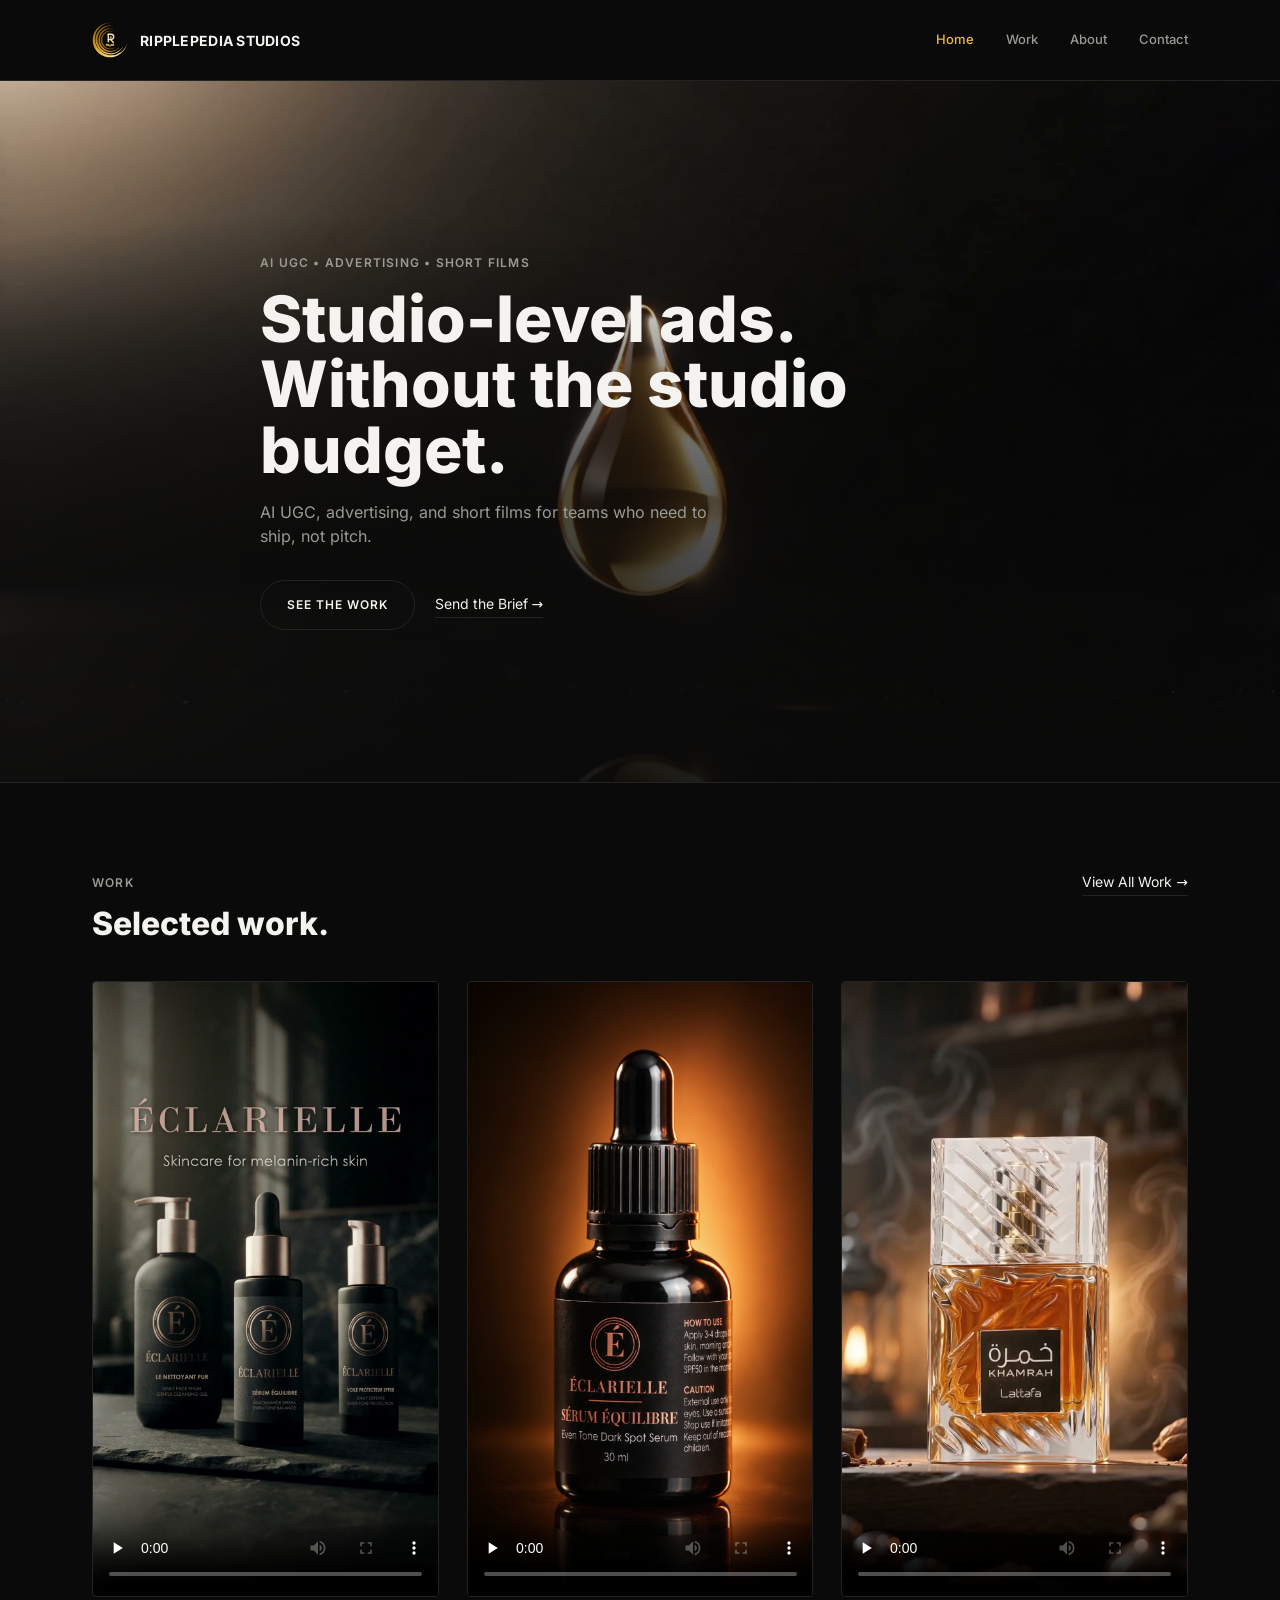
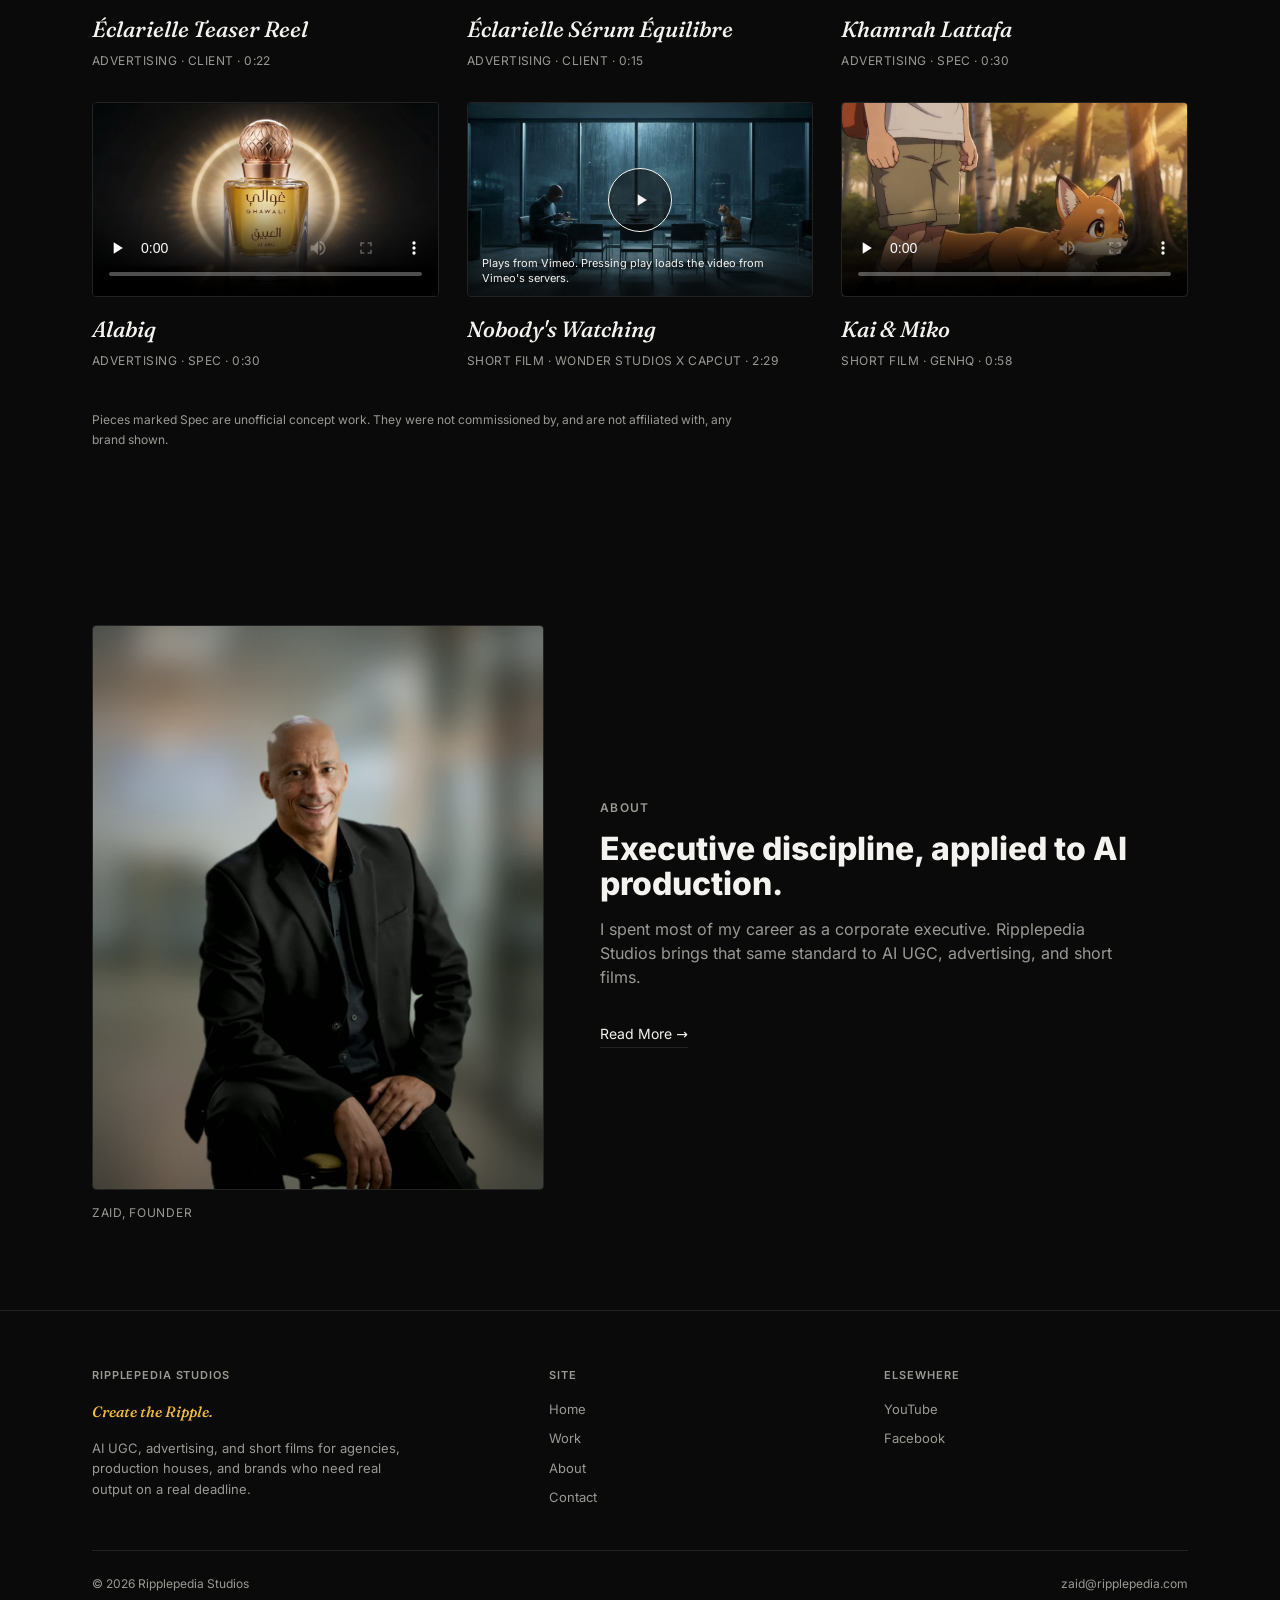
<file: index.html>
<!DOCTYPE html>
<html lang="en">
<head>
<meta charset="UTF-8">
<meta name="viewport" content="width=device-width, initial-scale=1.0">
<title>Ripplepedia Studios | AI UGC, Advertising &amp; Short Films</title>
<meta name="description" content="AI UGC, advertising, and short films for agencies, production houses, and brands who need real output on a real deadline.">
<meta property="og:type" content="website">
<meta property="og:site_name" content="Ripplepedia Studios">
<meta property="og:title" content="Ripplepedia Studios | AI UGC, Advertising &amp; Short Films">
<meta property="og:description" content="AI UGC, advertising, and short films for agencies, production houses, and brands who need real output on a real deadline.">
<meta property="og:url" content="https://ripplepedia.com/">
<meta property="og:image" content="https://ripplepedia.com/assets/og-image.jpg">
<meta property="og:image:width" content="1200">
<meta property="og:image:height" content="630">
<meta name="twitter:card" content="summary_large_image">
<meta name="twitter:image" content="https://ripplepedia.com/assets/og-image.jpg">
<link rel="preload" href="assets/fonts/inter-latin.woff2" as="font" type="font/woff2" crossorigin>
<link rel="preload" href="assets/fonts/fraunces-italic-latin.woff2" as="font" type="font/woff2" crossorigin>
<link rel="icon" type="image/png" href="assets/favicon.png">
<link rel="apple-touch-icon" href="assets/apple-touch-icon.png">
<link rel="stylesheet" href="styles.css">
</head>
<body>

<header class="site-header">
  <div class="wrap">
    <a href="index.html" class="logo"><img src="assets/ripplepedia-mark.svg" alt="" width="36" height="36"><span>RIPPLEPEDIA STUDIOS</span></a>
    <nav class="main-nav">
      <a href="index.html" aria-current="page">Home</a>
      <a href="work.html">Work</a>
      <a href="about.html">About</a>
      <a href="contact.html">Contact</a>
    </nav>
  </div>
</header>

<section class="hero">
  <video class="hero-video" autoplay muted loop playsinline poster="footage/posters/alabiq.jpg">
    <source src="footage/hero-loop-v3.mp4" type="video/mp4">
  </video>
  <div class="wrap">
    <p class="eyebrow">AI UGC &bull; Advertising &bull; Short Films</p>
    <h1>Studio-level ads.<br>Without the studio budget.</h1>
    <p class="hero-body">AI UGC, advertising, and short films for teams who need to ship, not pitch.</p>
    <div class="cta-row">
      <a href="work.html" class="cta-outline">See the Work</a>
      <a href="contact.html" class="cta-text">Send the Brief &rarr;</a>
    </div>
  </div>
</section>

<section>
  <div class="wrap">
    <div class="work-header-row">
      <div>
        <p class="eyebrow">Work</p>
        <h2 class="section-title">Selected work.</h2>
      </div>
      <a href="work.html" class="cta-text">View All Work &rarr;</a>
    </div>

    <div class="work-grid">

      <div class="work-card">
        <video class="thumb vertical" style="aspect-ratio:9/16;" controls preload="none" poster="footage/posters/eclarielle-teaser-lineup.jpg">
          <source src="footage/eclarielle-teaser.mp4" type="video/mp4">
        </video>
        <p class="project-title">&Eacute;clarielle Teaser Reel</p>
        <p class="work-caption">Advertising &middot; Client &middot; 0:22</p>
      </div>

      <div class="work-card">
        <video class="thumb vertical" style="aspect-ratio:9/16;" controls preload="none" poster="footage/posters/eclarielle-serum-motion.jpg">
          <source src="footage/eclarielle-serum-motion.mp4" type="video/mp4">
        </video>
        <p class="project-title">&Eacute;clarielle S&eacute;rum &Eacute;quilibre</p>
        <p class="work-caption">Advertising &middot; Client &middot; 0:15</p>
      </div>

      <div class="work-card">
        <video class="thumb vertical" style="aspect-ratio:9/16;" controls preload="none" poster="footage/posters/khamrah-lattafa-bottle.jpg">
          <source src="footage/khamrah-lattafa.mp4" type="video/mp4">
        </video>
        <p class="project-title">Khamrah Lattafa</p>
        <p class="work-caption">Advertising &middot; Spec &middot; 0:30</p>
      </div>

      <div class="work-card">
        <video class="thumb" style="aspect-ratio:16/9;" controls preload="none" poster="footage/posters/alabiq-halo.jpg">
          <source src="footage/alabiq.mp4" type="video/mp4">
        </video>
        <p class="project-title">Alabiq</p>
        <p class="work-caption">Advertising &middot; Spec &middot; 0:30</p>
      </div>

      <div class="work-card">
        <div class="thumb vimeo-lite" style="aspect-ratio:16/9;" data-src="https://player.vimeo.com/video/1225204789?title=0&amp;byline=0&amp;portrait=0&amp;dnt=1&amp;autoplay=1" data-title="Nobody's Watching on Vimeo">
          <button type="button" class="vimeo-btn" style="background-image:url('footage/posters/nobodys-watching.jpg');" aria-label="Play Nobody's Watching (loads from Vimeo)">
            <span class="play"><svg viewBox="0 0 24 24" aria-hidden="true"><path d="M8 5v14l11-7z"/></svg></span>
            <span class="vimeo-note">Plays from Vimeo. Pressing play loads the video from Vimeo's servers.</span>
          </button>
        </div>
        <p class="project-title">Nobody's Watching</p>
        <p class="work-caption">Short Film &middot; Wonder Studios x CapCut &middot; 2:29</p>
      </div>

      <div class="work-card">
        <video class="thumb" style="aspect-ratio:16/9;" controls preload="none" poster="footage/posters/kai-and-miko.jpg">
          <source src="footage/kai-and-miko.mp4" type="video/mp4">
        </video>
        <p class="project-title">Kai &amp; Miko</p>
        <p class="work-caption">Short Film &middot; GenHQ &middot; 0:58</p>
      </div>

    </div>

    <p class="spec-note">Pieces marked Spec are unofficial concept work. They were not commissioned by, and are not affiliated with, any brand shown.</p>
  </div>
</section>

<section class="about-teaser">
  <div class="wrap">
    <figure class="portrait">
      <img class="thumb" src="assets/zaid-portrait-v2.jpg" alt="Zaid, founder of Ripplepedia Studios" width="960" height="1200" loading="lazy">
      <figcaption class="portrait-caption">Zaid, Founder</figcaption>
    </figure>
    <div>
      <p class="eyebrow">About</p>
      <h2 class="section-title">Executive discipline, applied to AI production.</h2>
      <p class="hero-body" style="max-width:520px;">I spent most of my career as a corporate executive. Ripplepedia Studios brings that same standard to AI UGC, advertising, and short films.</p>
      <a href="about.html" class="cta-text">Read More &rarr;</a>
    </div>
  </div>
</section>

<footer class="site-footer">
  <div class="wrap">
    <div class="footer-grid">
      <div>
        <h4>Ripplepedia Studios</h4>
        <p class="footer-tagline">Create the Ripple.</p>
        <p>AI UGC, advertising, and short films for agencies, production houses, and brands who need real output on a real deadline.</p>
      </div>
      <div>
        <h4>Site</h4>
        <ul>
          <li><a href="index.html">Home</a></li>
          <li><a href="work.html">Work</a></li>
          <li><a href="about.html">About</a></li>
          <li><a href="contact.html">Contact</a></li>
        </ul>
      </div>
      <div>
        <h4>Elsewhere</h4>
        <ul>
          <li><a href="https://www.youtube.com/@ripplepedia" target="_blank" rel="noopener">YouTube</a></li>
          <li><a href="https://www.facebook.com/ripplepedia" target="_blank" rel="noopener">Facebook</a></li>
        </ul>
      </div>
    </div>
    <div class="footer-bottom">
      <span>&copy; 2026 Ripplepedia Studios</span>
      <span>zaid@ripplepedia.com</span>
    </div>
  </div>
</footer>

<script src="assets/site.js" defer></script>

</body>
</html>
</file>
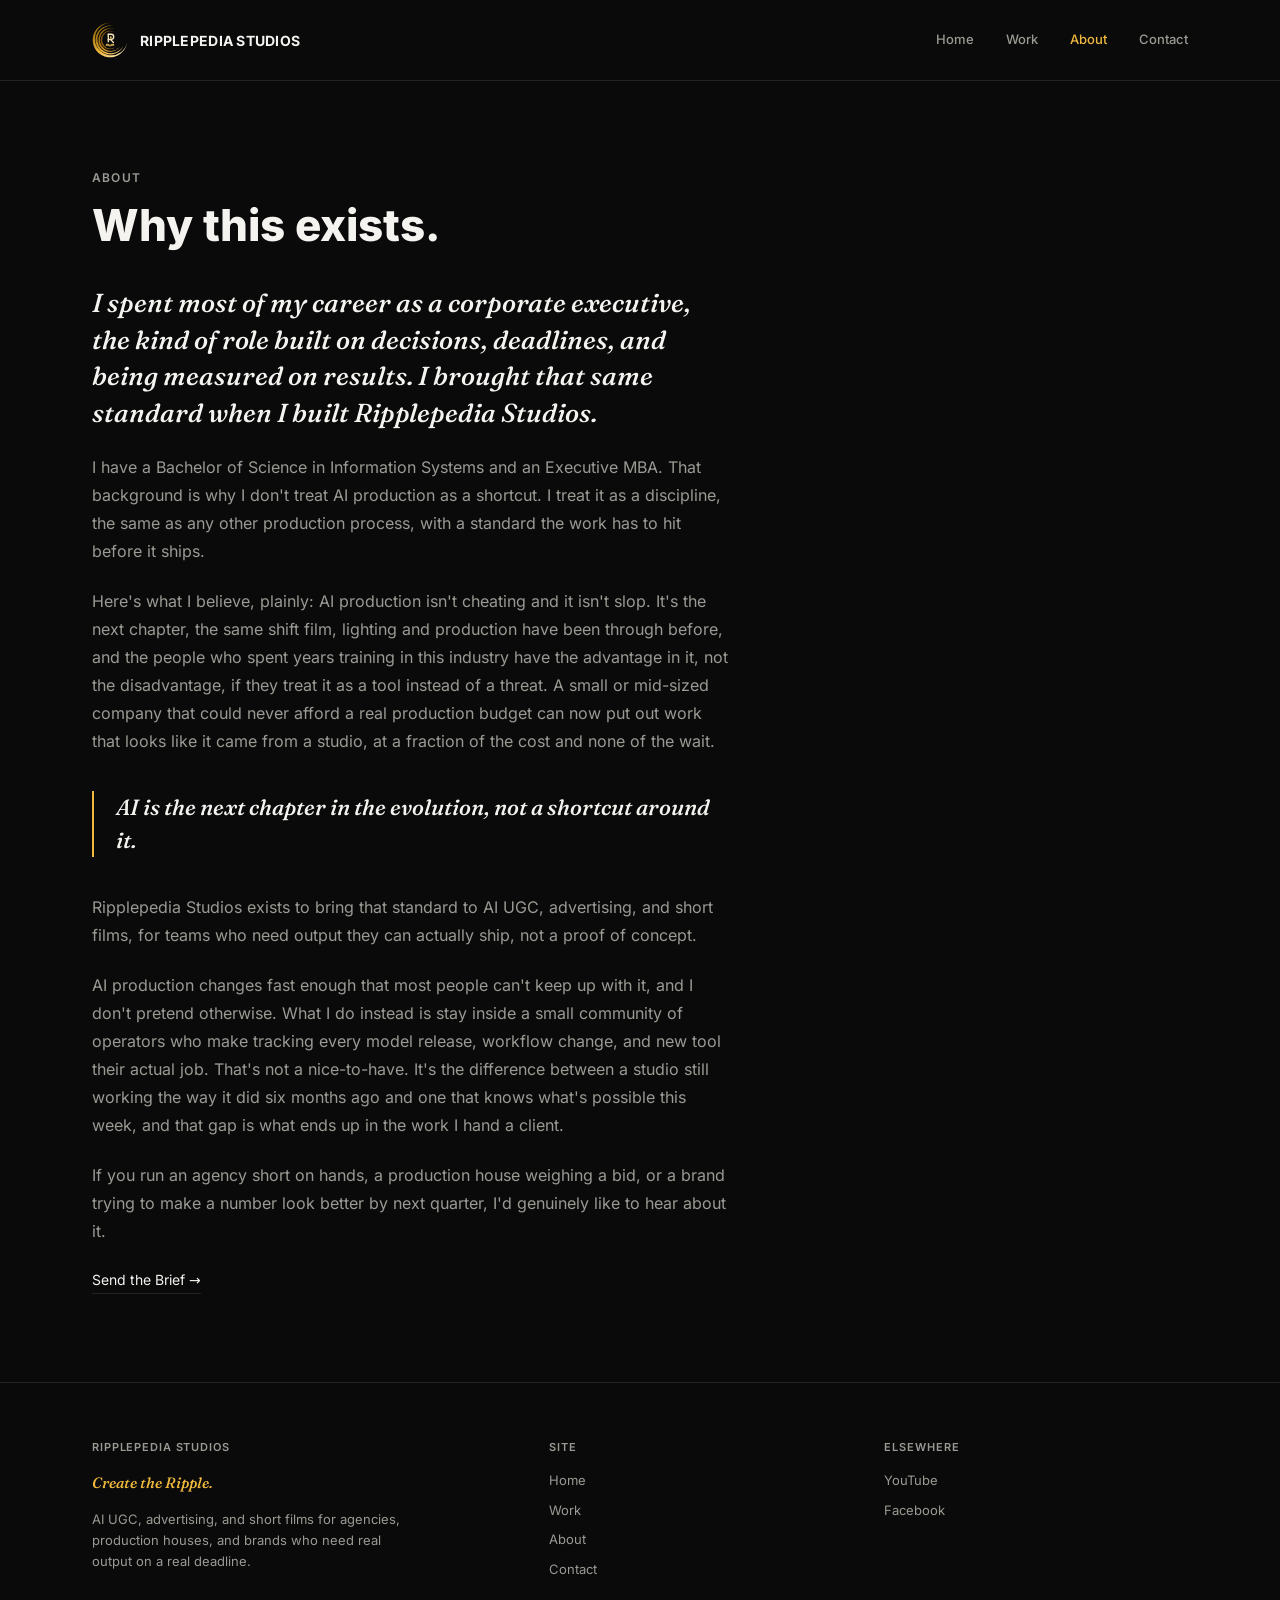
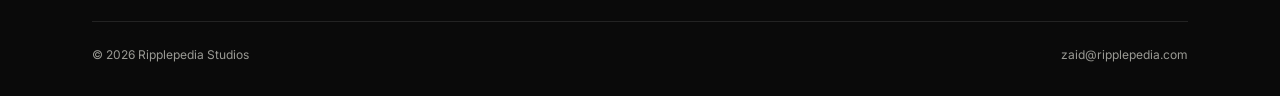
<file: about.html>
<!DOCTYPE html>
<html lang="en">
<head>
<meta charset="UTF-8">
<meta name="viewport" content="width=device-width, initial-scale=1.0">
<title>About | Ripplepedia Studios</title>
<meta name="description" content="Why Ripplepedia Studios exists, from the person who built it.">
<meta property="og:type" content="website">
<meta property="og:site_name" content="Ripplepedia Studios">
<meta property="og:title" content="About | Ripplepedia Studios">
<meta property="og:description" content="Why Ripplepedia Studios exists, from the person who built it.">
<meta property="og:url" content="https://ripplepedia.com/about.html">
<meta property="og:image" content="https://ripplepedia.com/assets/og-image.jpg">
<meta property="og:image:width" content="1200">
<meta property="og:image:height" content="630">
<meta name="twitter:card" content="summary_large_image">
<meta name="twitter:image" content="https://ripplepedia.com/assets/og-image.jpg">
<link rel="preload" href="assets/fonts/inter-latin.woff2" as="font" type="font/woff2" crossorigin>
<link rel="preload" href="assets/fonts/fraunces-italic-latin.woff2" as="font" type="font/woff2" crossorigin>
<link rel="icon" type="image/png" href="assets/favicon.png">
<link rel="apple-touch-icon" href="assets/apple-touch-icon.png">
<link rel="stylesheet" href="styles.css">
</head>
<body>

<header class="site-header">
  <div class="wrap">
    <a href="index.html" class="logo"><img src="assets/ripplepedia-mark.svg" alt="" width="36" height="36"><span>RIPPLEPEDIA STUDIOS</span></a>
    <nav class="main-nav">
      <a href="index.html">Home</a>
      <a href="work.html">Work</a>
      <a href="about.html" aria-current="page">About</a>
      <a href="contact.html">Contact</a>
    </nav>
  </div>
</header>

<section>
  <div class="wrap">
    <p class="eyebrow">About</p>
    <h1 class="section-title" style="font-size:44px; margin-bottom:36px;">Why this exists.</h1>

    <div class="narrative">
      <p class="lede">I spent most of my career as a corporate executive, the kind of role built on decisions, deadlines, and being measured on results. I brought that same standard when I built Ripplepedia Studios.</p>

      <p>I have a Bachelor of Science in Information Systems and an Executive MBA. That background is why I don't treat AI production as a shortcut. I treat it as a discipline, the same as any other production process, with a standard the work has to hit before it ships.</p>

      <p>Here's what I believe, plainly: AI production isn't cheating and it isn't slop. It's the next chapter, the same shift film, lighting and production have been through before, and the people who spent years training in this industry have the advantage in it, not the disadvantage, if they treat it as a tool instead of a threat. A small or mid-sized company that could never afford a real production budget can now put out work that looks like it came from a studio, at a fraction of the cost and none of the wait.</p>

      <blockquote>AI is the next chapter in the evolution, not a shortcut around it.</blockquote>

      <p>Ripplepedia Studios exists to bring that standard to AI UGC, advertising, and short films, for teams who need output they can actually ship, not a proof of concept.</p>

      <p>AI production changes fast enough that most people can't keep up with it, and I don't pretend otherwise. What I do instead is stay inside a small community of operators who make tracking every model release, workflow change, and new tool their actual job. That's not a nice-to-have. It's the difference between a studio still working the way it did six months ago and one that knows what's possible this week, and that gap is what ends up in the work I hand a client.</p>

      <p>If you run an agency short on hands, a production house weighing a bid, or a brand trying to make a number look better by next quarter, I'd genuinely like to hear about it.</p>

      <a href="contact.html" class="cta-text">Send the Brief &rarr;</a>
    </div>
  </div>
</section>

<footer class="site-footer">
  <div class="wrap">
    <div class="footer-grid">
      <div>
        <h4>Ripplepedia Studios</h4>
        <p class="footer-tagline">Create the Ripple.</p>
        <p>AI UGC, advertising, and short films for agencies, production houses, and brands who need real output on a real deadline.</p>
      </div>
      <div>
        <h4>Site</h4>
        <ul>
          <li><a href="index.html">Home</a></li>
          <li><a href="work.html">Work</a></li>
          <li><a href="about.html">About</a></li>
          <li><a href="contact.html">Contact</a></li>
        </ul>
      </div>
      <div>
        <h4>Elsewhere</h4>
        <ul>
          <li><a href="https://www.youtube.com/@ripplepedia" target="_blank" rel="noopener">YouTube</a></li>
          <li><a href="https://www.facebook.com/ripplepedia" target="_blank" rel="noopener">Facebook</a></li>
        </ul>
      </div>
    </div>
    <div class="footer-bottom">
      <span>&copy; 2026 Ripplepedia Studios</span>
      <span>zaid@ripplepedia.com</span>
    </div>
  </div>
</footer>

</body>
</html>
</file>
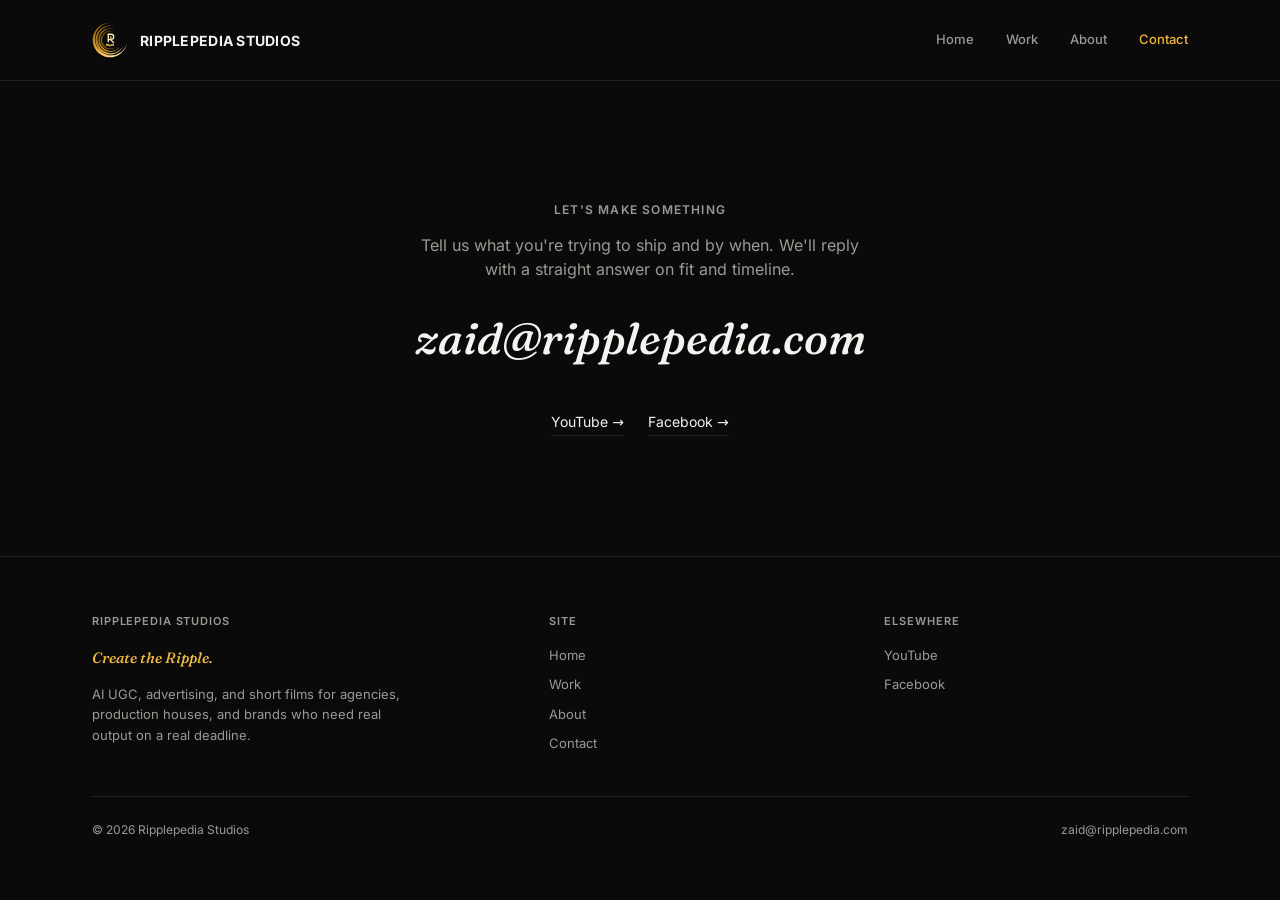
<file: contact.html>
<!DOCTYPE html>
<html lang="en">
<head>
<meta charset="UTF-8">
<meta name="viewport" content="width=device-width, initial-scale=1.0">
<title>Contact | Ripplepedia Studios</title>
<meta name="description" content="Get in touch with Ripplepedia Studios.">
<meta property="og:type" content="website">
<meta property="og:site_name" content="Ripplepedia Studios">
<meta property="og:title" content="Contact | Ripplepedia Studios">
<meta property="og:description" content="Get in touch with Ripplepedia Studios.">
<meta property="og:url" content="https://ripplepedia.com/contact.html">
<meta property="og:image" content="https://ripplepedia.com/assets/og-image.jpg">
<meta property="og:image:width" content="1200">
<meta property="og:image:height" content="630">
<meta name="twitter:card" content="summary_large_image">
<meta name="twitter:image" content="https://ripplepedia.com/assets/og-image.jpg">
<link rel="preload" href="assets/fonts/inter-latin.woff2" as="font" type="font/woff2" crossorigin>
<link rel="preload" href="assets/fonts/fraunces-italic-latin.woff2" as="font" type="font/woff2" crossorigin>
<link rel="icon" type="image/png" href="assets/favicon.png">
<link rel="apple-touch-icon" href="assets/apple-touch-icon.png">
<link rel="stylesheet" href="styles.css">
</head>
<body>

<header class="site-header">
  <div class="wrap">
    <a href="index.html" class="logo"><img src="assets/ripplepedia-mark.svg" alt="" width="36" height="36"><span>RIPPLEPEDIA STUDIOS</span></a>
    <nav class="main-nav">
      <a href="index.html">Home</a>
      <a href="work.html">Work</a>
      <a href="about.html">About</a>
      <a href="contact.html" aria-current="page">Contact</a>
    </nav>
  </div>
</header>

<section class="contact-hero">
  <div class="wrap">
    <p class="eyebrow">Let's Make Something</p>
    <p style="font-size:16px; color:var(--muted); max-width:440px; margin:0 auto;">Tell us what you're trying to ship and by when. We'll reply with a straight answer on fit and timeline.</p>
    <a href="mailto:zaid@ripplepedia.com" class="contact-email">zaid@<wbr>ripplepedia.com</a>
    <div class="contact-links">
      <a href="https://www.youtube.com/@ripplepedia" target="_blank" rel="noopener" class="cta-text">YouTube &rarr;</a>
      <a href="https://www.facebook.com/ripplepedia" target="_blank" rel="noopener" class="cta-text">Facebook &rarr;</a>
    </div>
  </div>
</section>

<footer class="site-footer">
  <div class="wrap">
    <div class="footer-grid">
      <div>
        <h4>Ripplepedia Studios</h4>
        <p class="footer-tagline">Create the Ripple.</p>
        <p>AI UGC, advertising, and short films for agencies, production houses, and brands who need real output on a real deadline.</p>
      </div>
      <div>
        <h4>Site</h4>
        <ul>
          <li><a href="index.html">Home</a></li>
          <li><a href="work.html">Work</a></li>
          <li><a href="about.html">About</a></li>
          <li><a href="contact.html">Contact</a></li>
        </ul>
      </div>
      <div>
        <h4>Elsewhere</h4>
        <ul>
          <li><a href="https://www.youtube.com/@ripplepedia" target="_blank" rel="noopener">YouTube</a></li>
          <li><a href="https://www.facebook.com/ripplepedia" target="_blank" rel="noopener">Facebook</a></li>
        </ul>
      </div>
    </div>
    <div class="footer-bottom">
      <span>&copy; 2026 Ripplepedia Studios</span>
      <span>zaid@ripplepedia.com</span>
    </div>
  </div>
</footer>

</body>
</html>
</file>
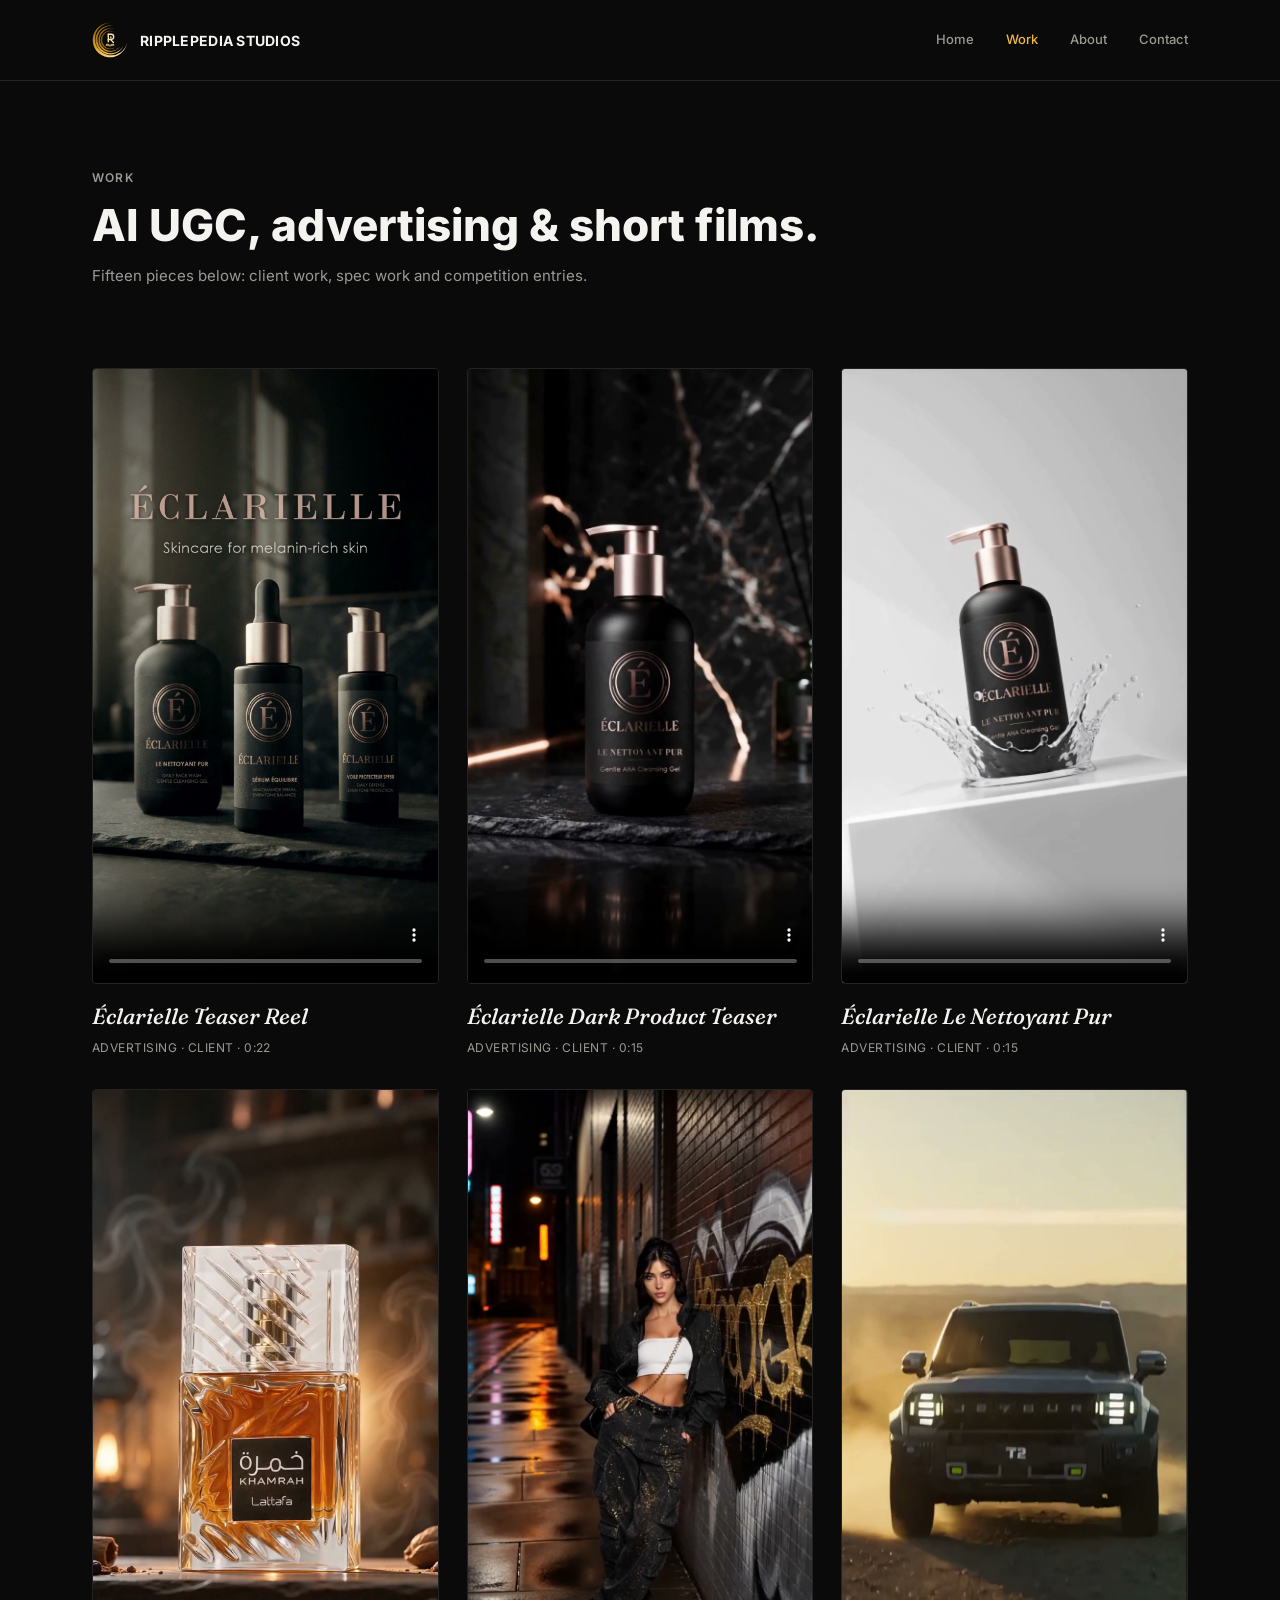
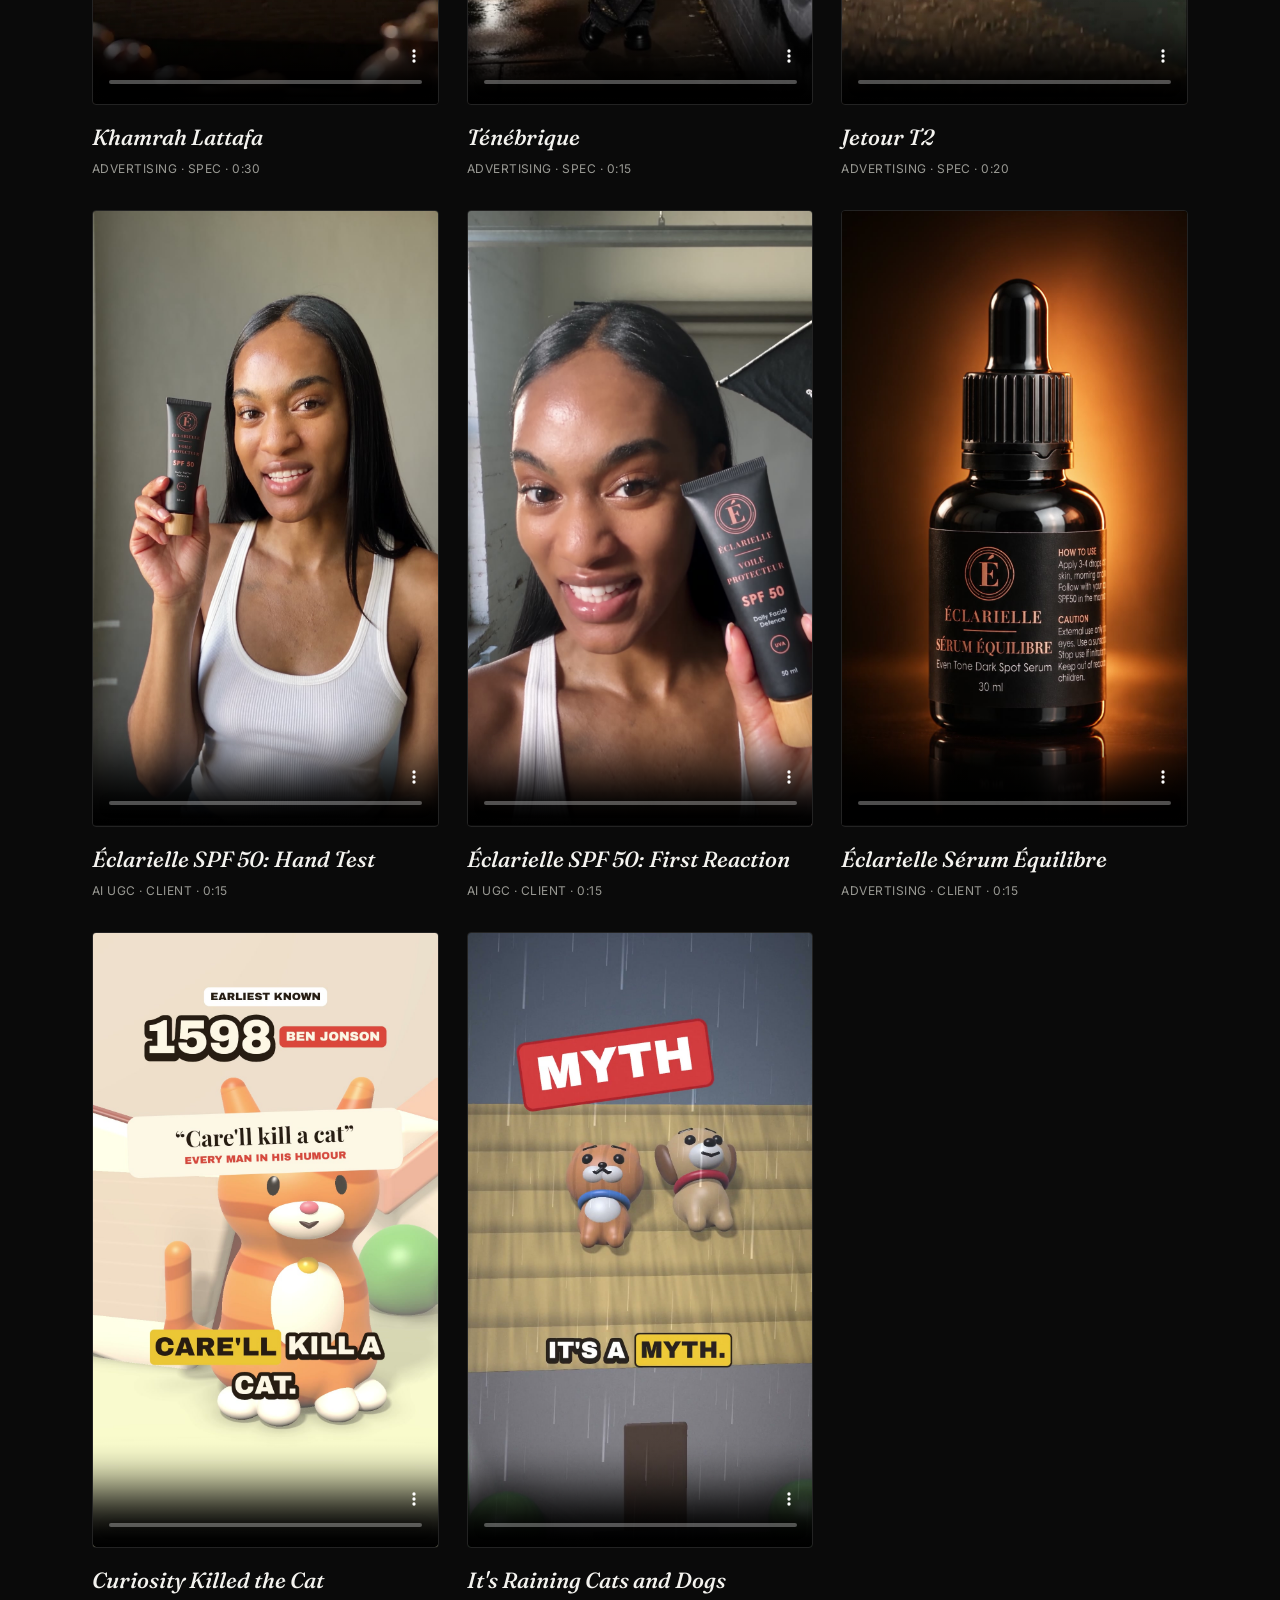
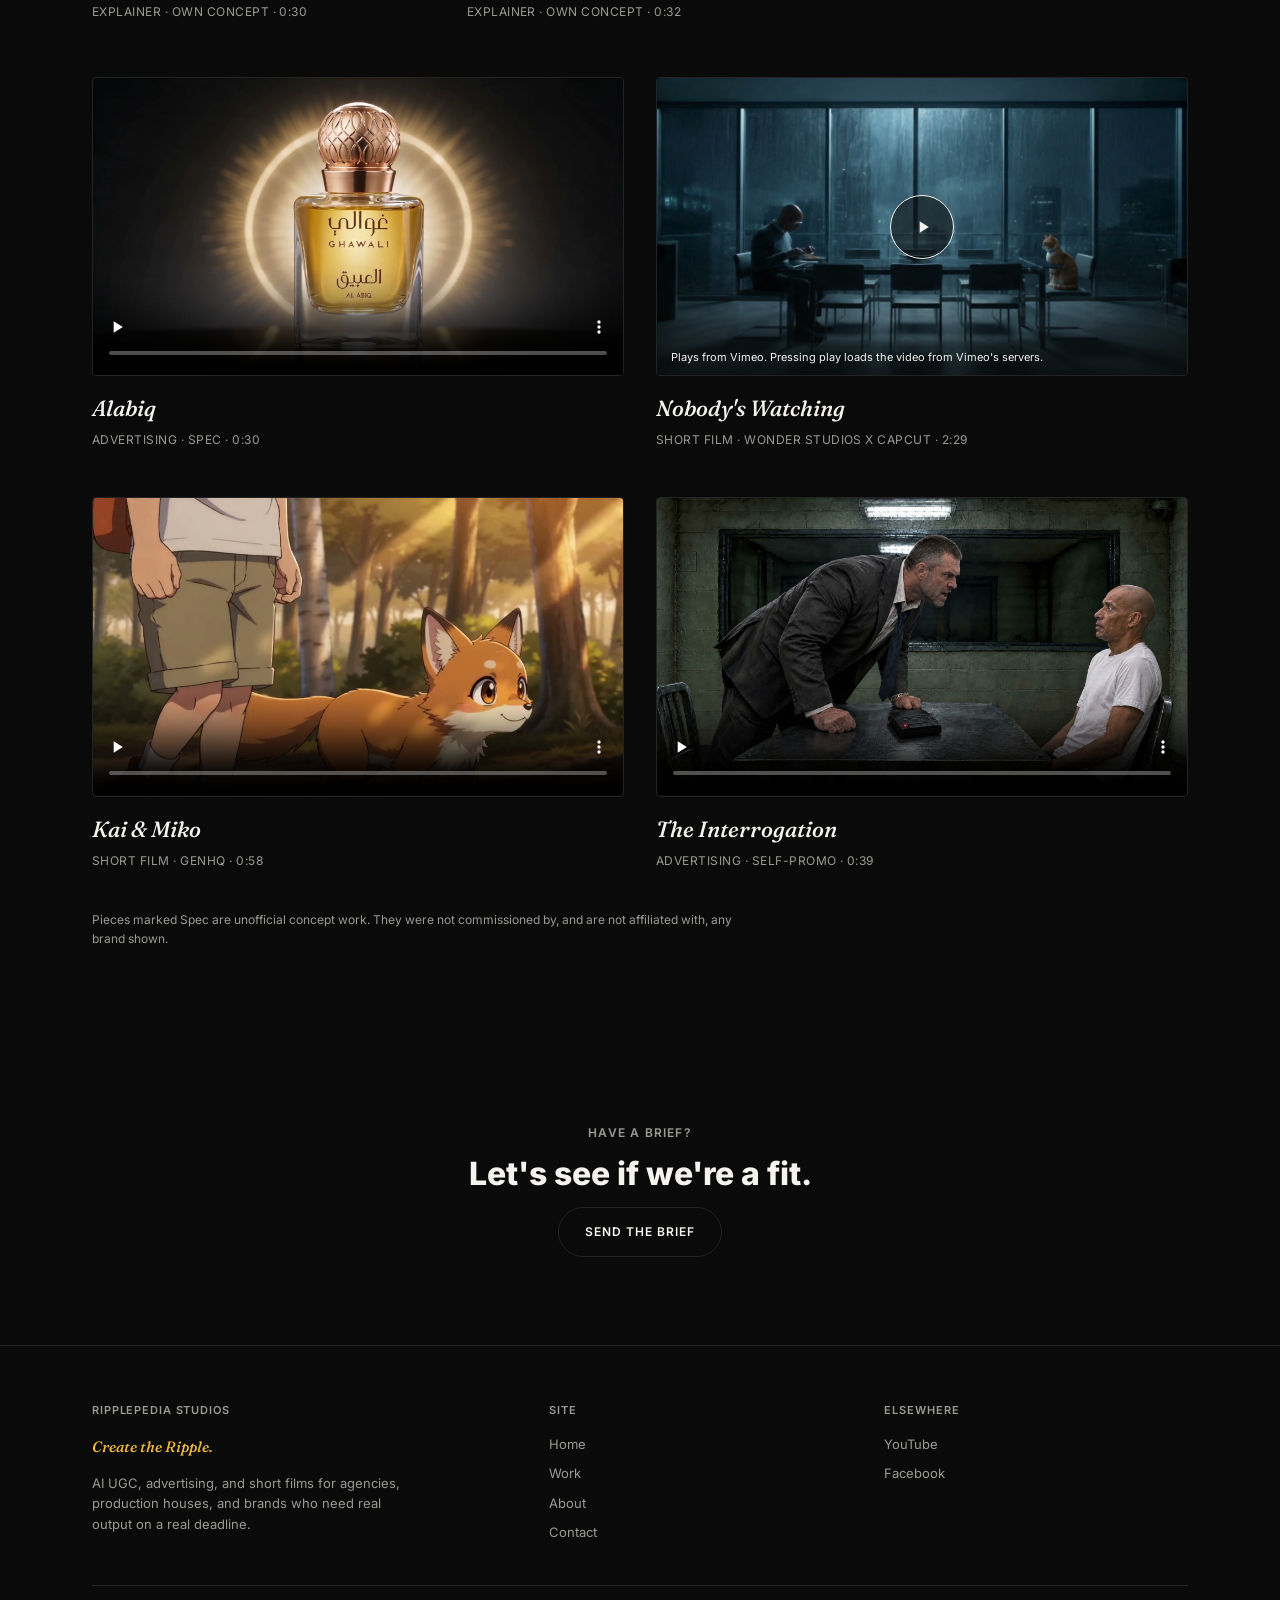
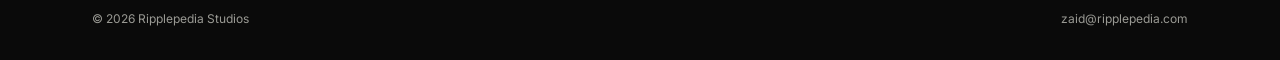
<file: work.html>
<!DOCTYPE html>
<html lang="en">
<head>
<meta charset="UTF-8">
<meta name="viewport" content="width=device-width, initial-scale=1.0">
<title>Work | Ripplepedia Studios</title>
<meta name="description" content="AI UGC, advertising, and short films from Ripplepedia Studios.">
<meta property="og:type" content="website">
<meta property="og:site_name" content="Ripplepedia Studios">
<meta property="og:title" content="Work | Ripplepedia Studios">
<meta property="og:description" content="AI UGC, advertising, and short films from Ripplepedia Studios.">
<meta property="og:url" content="https://ripplepedia.com/work.html">
<meta property="og:image" content="https://ripplepedia.com/assets/og-image.jpg">
<meta property="og:image:width" content="1200">
<meta property="og:image:height" content="630">
<meta name="twitter:card" content="summary_large_image">
<meta name="twitter:image" content="https://ripplepedia.com/assets/og-image.jpg">
<link rel="preload" href="assets/fonts/inter-latin.woff2" as="font" type="font/woff2" crossorigin>
<link rel="preload" href="assets/fonts/fraunces-italic-latin.woff2" as="font" type="font/woff2" crossorigin>
<link rel="icon" type="image/png" href="assets/favicon.png">
<link rel="apple-touch-icon" href="assets/apple-touch-icon.png">
<link rel="stylesheet" href="styles.css">
</head>
<body>

<header class="site-header">
  <div class="wrap">
    <a href="index.html" class="logo"><img src="assets/ripplepedia-mark.svg" alt="" width="36" height="36"><span>RIPPLEPEDIA STUDIOS</span></a>
    <nav class="main-nav">
      <a href="index.html">Home</a>
      <a href="work.html" aria-current="page">Work</a>
      <a href="about.html">About</a>
      <a href="contact.html">Contact</a>
    </nav>
  </div>
</header>

<section style="padding-bottom: 0;">
  <div class="wrap">
    <p class="eyebrow">Work</p>
    <h1 class="section-title" style="font-size:44px;">AI UGC, advertising &amp; short films.</h1>
    <p class="section-intro">Fifteen pieces below: client work, spec work and competition entries.</p>
  </div>
</section>

<section style="padding-top: 40px;">
  <div class="wrap">
    <div class="work-grid">

      <div class="work-card">
        <video class="thumb vertical" style="aspect-ratio:9/16;" controls preload="none" poster="footage/posters/eclarielle-teaser-lineup.jpg">
          <source src="footage/eclarielle-teaser.mp4" type="video/mp4">
        </video>
        <p class="project-title">&Eacute;clarielle Teaser Reel</p>
        <p class="work-caption">Advertising &middot; Client &middot; 0:22</p>
      </div>

      <div class="work-card">
        <video class="thumb vertical" style="aspect-ratio:9/16;" controls preload="none" poster="footage/posters/eclarielle-dark-product-teaser.jpg">
          <source src="footage/eclarielle-dark-product-teaser.mp4" type="video/mp4">
        </video>
        <p class="project-title">&Eacute;clarielle Dark Product Teaser</p>
        <p class="work-caption">Advertising &middot; Client &middot; 0:15</p>
      </div>

      <div class="work-card">
        <video class="thumb vertical" style="aspect-ratio:9/16;" controls preload="none" poster="footage/posters/eclarielle-launching-soon.jpg">
          <source src="footage/eclarielle-launching-soon.mp4" type="video/mp4">
        </video>
        <p class="project-title">&Eacute;clarielle Le Nettoyant Pur</p>
        <p class="work-caption">Advertising &middot; Client &middot; 0:15</p>
      </div>

      <div class="work-card">
        <video class="thumb vertical" style="aspect-ratio:9/16;" controls preload="none" poster="footage/posters/khamrah-lattafa-bottle.jpg">
          <source src="footage/khamrah-lattafa.mp4" type="video/mp4">
        </video>
        <p class="project-title">Khamrah Lattafa</p>
        <p class="work-caption">Advertising &middot; Spec &middot; 0:30</p>
      </div>

      <div class="work-card">
        <video class="thumb vertical" style="aspect-ratio:9/16;" controls preload="none" poster="footage/posters/tenebrique.jpg">
          <source src="footage/tenebrique.mp4" type="video/mp4">
        </video>
        <p class="project-title">T&eacute;n&eacute;brique</p>
        <p class="work-caption">Advertising &middot; Spec &middot; 0:15</p>
      </div>

      <div class="work-card">
        <video class="thumb vertical" style="aspect-ratio:9/16;" controls preload="none" poster="footage/posters/jetour-t2.jpg">
          <source src="footage/jetour-t2.mp4" type="video/mp4">
        </video>
        <p class="project-title">Jetour T2</p>
        <p class="work-caption">Advertising &middot; Spec &middot; 0:20</p>
      </div>

      <div class="work-card">
        <video class="thumb vertical" style="aspect-ratio:9/16;" controls preload="none" poster="footage/posters/spf50-ugc-hand-test.jpg">
          <source src="footage/spf50-ugc-hand-test.mp4" type="video/mp4">
        </video>
        <p class="project-title">&Eacute;clarielle SPF 50: Hand Test</p>
        <p class="work-caption">AI UGC &middot; Client &middot; 0:15</p>
      </div>

      <div class="work-card">
        <video class="thumb vertical" style="aspect-ratio:9/16;" controls preload="none" poster="footage/posters/spf50-ugc-first-reaction.jpg">
          <source src="footage/spf50-ugc-first-reaction.mp4" type="video/mp4">
        </video>
        <p class="project-title">&Eacute;clarielle SPF 50: First Reaction</p>
        <p class="work-caption">AI UGC &middot; Client &middot; 0:15</p>
      </div>

      <div class="work-card">
        <video class="thumb vertical" style="aspect-ratio:9/16;" controls preload="none" poster="footage/posters/eclarielle-serum-motion.jpg">
          <source src="footage/eclarielle-serum-motion.mp4" type="video/mp4">
        </video>
        <p class="project-title">&Eacute;clarielle S&eacute;rum &Eacute;quilibre</p>
        <p class="work-caption">Advertising &middot; Client &middot; 0:15</p>
      </div>

      <div class="work-card">
        <video class="thumb vertical" style="aspect-ratio:9/16;" controls preload="none" poster="footage/posters/curiosity-killed-the-cat.jpg">
          <source src="footage/curiosity-killed-the-cat.mp4" type="video/mp4">
        </video>
        <p class="project-title">Curiosity Killed the Cat</p>
        <p class="work-caption">Explainer &middot; Own Concept &middot; 0:30</p>
      </div>

      <div class="work-card">
        <video class="thumb vertical" style="aspect-ratio:9/16;" controls preload="none" poster="footage/posters/its-raining-cats-and-dogs.jpg">
          <source src="footage/its-raining-cats-and-dogs.mp4" type="video/mp4">
        </video>
        <p class="project-title">It's Raining Cats and Dogs</p>
        <p class="work-caption">Explainer &middot; Own Concept &middot; 0:32</p>
      </div>

    </div>

    <div class="work-grid work-grid-large" style="margin-top:56px;">

      <div class="work-card">
        <video class="thumb" style="aspect-ratio:16/9;" controls preload="none" poster="footage/posters/alabiq-halo.jpg">
          <source src="footage/alabiq.mp4" type="video/mp4">
        </video>
        <p class="project-title">Alabiq</p>
        <p class="work-caption">Advertising &middot; Spec &middot; 0:30</p>
      </div>

      <div class="work-card">
        <div class="thumb vimeo-lite" style="aspect-ratio:16/9;" data-src="https://player.vimeo.com/video/1225204789?title=0&amp;byline=0&amp;portrait=0&amp;dnt=1&amp;autoplay=1" data-title="Nobody's Watching on Vimeo">
          <button type="button" class="vimeo-btn" style="background-image:url('footage/posters/nobodys-watching.jpg');" aria-label="Play Nobody's Watching (loads from Vimeo)">
            <span class="play"><svg viewBox="0 0 24 24" aria-hidden="true"><path d="M8 5v14l11-7z"/></svg></span>
            <span class="vimeo-note">Plays from Vimeo. Pressing play loads the video from Vimeo's servers.</span>
          </button>
        </div>
        <p class="project-title">Nobody's Watching</p>
        <p class="work-caption">Short Film &middot; Wonder Studios x CapCut &middot; 2:29</p>
      </div>

      <div class="work-card">
        <video class="thumb" style="aspect-ratio:16/9;" controls preload="none" poster="footage/posters/kai-and-miko.jpg">
          <source src="footage/kai-and-miko.mp4" type="video/mp4">
        </video>
        <p class="project-title">Kai &amp; Miko</p>
        <p class="work-caption">Short Film &middot; GenHQ &middot; 0:58</p>
      </div>

      <div class="work-card">
        <video class="thumb" style="aspect-ratio:16/9;" controls preload="none" poster="footage/posters/interrogation-ad.jpg">
          <source src="footage/interrogation-ad.mp4" type="video/mp4">
        </video>
        <p class="project-title">The Interrogation</p>
        <p class="work-caption">Advertising &middot; Self-Promo &middot; 0:39</p>
      </div>

    </div>

    <p class="spec-note">Pieces marked Spec are unofficial concept work. They were not commissioned by, and are not affiliated with, any brand shown.</p>
  </div>
</section>

<section style="text-align:center;">
  <div class="wrap">
    <p class="eyebrow" style="text-align:center;">Have a Brief?</p>
    <h2 class="section-title" style="text-align:center;">Let's see if we're a fit.</h2>
    <div class="cta-row" style="justify-content:center;">
      <a href="contact.html" class="cta-outline">Send the Brief</a>
    </div>
  </div>
</section>

<footer class="site-footer">
  <div class="wrap">
    <div class="footer-grid">
      <div>
        <h4>Ripplepedia Studios</h4>
        <p class="footer-tagline">Create the Ripple.</p>
        <p>AI UGC, advertising, and short films for agencies, production houses, and brands who need real output on a real deadline.</p>
      </div>
      <div>
        <h4>Site</h4>
        <ul>
          <li><a href="index.html">Home</a></li>
          <li><a href="work.html">Work</a></li>
          <li><a href="about.html">About</a></li>
          <li><a href="contact.html">Contact</a></li>
        </ul>
      </div>
      <div>
        <h4>Elsewhere</h4>
        <ul>
          <li><a href="https://www.youtube.com/@ripplepedia" target="_blank" rel="noopener">YouTube</a></li>
          <li><a href="https://www.facebook.com/ripplepedia" target="_blank" rel="noopener">Facebook</a></li>
        </ul>
      </div>
    </div>
    <div class="footer-bottom">
      <span>&copy; 2026 Ripplepedia Studios</span>
      <span>zaid@ripplepedia.com</span>
    </div>
  </div>
</footer>

<script src="assets/site.js" defer></script>

</body>
</html>
</file>
<file: styles.css>
/* Ripplepedia Studios — Studio Noir design system
   Tokens sourced from C:\Users\Zaid Patel\.claude\design.md */

/* Fonts are self-hosted (SIL Open Font License, see assets/fonts). No requests go to Google. */
@font-face { font-family: "Inter"; font-style: normal; font-weight: 400 800; font-display: swap;
  src: url("assets/fonts/inter-latin-ext.woff2") format("woff2");
  unicode-range: U+0100-02BA, U+02BD-02C5, U+02C7-02CC, U+02CE-02D7, U+02DD-02FF, U+0304, U+0308, U+0329, U+1D00-1DBF, U+1E00-1E9F, U+1EF2-1EFF, U+2020, U+20A0-20AB, U+20AD-20C4, U+2113, U+2C60-2C7F, U+A720-A7FF; }
@font-face { font-family: "Inter"; font-style: normal; font-weight: 400 800; font-display: swap;
  src: url("assets/fonts/inter-latin.woff2") format("woff2");
  unicode-range: U+0000-00FF, U+0131, U+0152-0153, U+02BB-02BC, U+02C6, U+02DA, U+02DC, U+0304, U+0308, U+0329, U+2000-206F, U+20AC, U+2122, U+2191, U+2193, U+2212, U+2215, U+FEFF, U+FFFD; }
@font-face { font-family: "Fraunces"; font-style: italic; font-weight: 500; font-display: swap;
  src: url("assets/fonts/fraunces-italic-latin-ext.woff2") format("woff2");
  unicode-range: U+0100-02BA, U+02BD-02C5, U+02C7-02CC, U+02CE-02D7, U+02DD-02FF, U+0304, U+0308, U+0329, U+1D00-1DBF, U+1E00-1E9F, U+1EF2-1EFF, U+2020, U+20A0-20AB, U+20AD-20C4, U+2113, U+2C60-2C7F, U+A720-A7FF; }
@font-face { font-family: "Fraunces"; font-style: italic; font-weight: 500; font-display: swap;
  src: url("assets/fonts/fraunces-italic-latin.woff2") format("woff2");
  unicode-range: U+0000-00FF, U+0131, U+0152-0153, U+02BB-02BC, U+02C6, U+02DA, U+02DC, U+0304, U+0308, U+0329, U+2000-206F, U+20AC, U+2122, U+2191, U+2193, U+2212, U+2215, U+FEFF, U+FFFD; }

:root {
  --bg: #0A0A0A;
  --text: #F4F3EF;
  --muted: #9A9A94;
  --border: #232323;
  --accent: #F0B93D;

  --font-sans: "Inter", system-ui, sans-serif;
  --font-serif: "Fraunces", Georgia, serif;
}

* { box-sizing: border-box; }

html { scroll-behavior: smooth; }

body {
  margin: 0;
  background: var(--bg);
  font-family: var(--font-sans);
  color: var(--text);
  line-height: 1.5;
}

img { max-width: 100%; display: block; }

.wrap {
  max-width: 1160px;
  margin: 0 auto;
  padding: 0 32px;
}

a { color: inherit; text-decoration: none; }

/* ---------- Header ---------- */

.site-header {
  background: var(--bg);
  border-bottom: 1px solid var(--border);
  position: sticky;
  top: 0;
  z-index: 50;
}

.site-header .wrap {
  display: flex;
  align-items: center;
  justify-content: space-between;
  padding-top: 22px;
  padding-bottom: 22px;
}

.logo {
  display: flex;
  align-items: center;
  gap: 12px;
  font-family: var(--font-sans);
  font-weight: 700;
  font-size: 14px;
  letter-spacing: .02em;
  color: var(--text);
}

.logo img { flex-shrink: 0; }

.main-nav { display: flex; align-items: center; gap: 32px; }

.main-nav a {
  font-size: 13px;
  font-weight: 500;
  color: var(--muted);
}

.main-nav a:hover,
.main-nav a[aria-current="page"] { color: var(--accent); }

@media (max-width: 640px) {
  .site-header .wrap { padding: 14px 20px; }
  .logo { gap: 8px; font-size: 11px; line-height: 1.25; }
  .logo img { width: 30px; height: 30px; }
  .main-nav { gap: 12px; }
  .main-nav a { font-size: 12px; }
}

/* ---------- CTAs ---------- */

.cta-outline {
  display: inline-flex;
  align-items: center;
  gap: 8px;
  border: 1px solid var(--border);
  color: var(--text);
  font-size: 12px;
  font-weight: 600;
  text-transform: uppercase;
  letter-spacing: .08em;
  padding: 15px 26px;
  border-radius: 999px;
}

.cta-outline:hover { border-color: var(--accent); color: var(--accent); }

.cta-text {
  display: inline-block;
  font-size: 14px;
  color: var(--text);
  border-bottom: 1px solid var(--border);
  padding-bottom: 3px;
}

.cta-text:hover { border-color: var(--accent); color: var(--accent); }

.cta-row { display: flex; gap: 20px; align-items: center; flex-wrap: wrap; }

/* ---------- Eyebrow / section label ---------- */

.eyebrow {
  font-size: 12px;
  text-transform: uppercase;
  letter-spacing: .1em;
  color: var(--muted);
  font-weight: 600;
  margin: 0 0 14px;
}

.section-title {
  font-family: var(--font-sans);
  font-weight: 800;
  font-size: 32px;
  line-height: 1.1;
  color: var(--text);
  margin: 0 0 16px;
}

.section-intro {
  font-size: 15px;
  color: var(--muted);
  max-width: 540px;
  margin: 0 0 40px;
}

section { padding: 88px 0; }

/* ---------- Hero ---------- */

.hero {
  position: relative;
  min-height: 78vh;
  display: flex;
  align-items: flex-end;
  background: radial-gradient(circle at 30% 20%, #16161a 0%, #0A0A0A 60%);
  border-bottom: 1px solid var(--border);
  overflow: hidden;
}

.hero-video {
  position: absolute;
  inset: 0;
  width: 100%;
  height: 100%;
  object-fit: cover;
}

.hero::after {
  content: "";
  position: absolute;
  inset: 0;
  background:
    radial-gradient(ellipse 90% 70% at 25% 68%, rgba(10,10,10,.72) 0%, rgba(10,10,10,.4) 45%, transparent 70%),
    linear-gradient(180deg, transparent 30%, rgba(10,10,10,.9) 100%);
  pointer-events: none;
}

.hero-placeholder-tag {
  position: absolute;
  top: 24px;
  right: 32px;
  font-size: 11px;
  text-transform: uppercase;
  letter-spacing: .08em;
  color: var(--border);
  border: 1px solid var(--border);
  padding: 6px 12px;
  border-radius: 999px;
  z-index: 2;
}

.hero .wrap { position: relative; z-index: 1; padding-bottom: 64px; padding-top: 64px; }

.hero h1 {
  font-family: var(--font-sans);
  font-weight: 800;
  font-size: 64px;
  line-height: 1.02;
  color: var(--text);
  margin: 0 0 18px;
  max-width: 760px;
}

.hero-body {
  font-size: 16px;
  color: var(--muted);
  max-width: 460px;
  margin: 0 0 32px;
}

@media (max-width: 700px) {
  .hero { min-height: 62vh; }
  .hero h1 { font-size: 40px; }
  .hero::after {
    background:
      radial-gradient(ellipse 130% 75% at 35% 55%, rgba(10,10,10,.8) 0%, rgba(10,10,10,.5) 50%, transparent 75%),
      linear-gradient(180deg, rgba(10,10,10,.25) 0%, rgba(10,10,10,.5) 20%, rgba(10,10,10,.93) 55%, rgba(10,10,10,.96) 100%);
  }
}

/* ---------- Work grid ---------- */

.work-header-row {
  display: flex;
  align-items: baseline;
  justify-content: space-between;
  flex-wrap: wrap;
  gap: 16px;
  margin-bottom: 40px;
}

.work-header-row .section-title { margin: 0; }

.work-grid {
  display: grid;
  grid-template-columns: repeat(3, 1fr);
  gap: 32px 28px;
}

.work-grid.work-grid-large { grid-template-columns: repeat(2, 1fr); gap: 48px 32px; }

@media (max-width: 900px) {
  .work-grid { grid-template-columns: repeat(2, 1fr); }
}

@media (max-width: 640px) {
  .work-grid,
  .work-grid.work-grid-large { grid-template-columns: 1fr; }
}

.work-card { display: block; }

.work-break { grid-column: 1 / -1; height: 0; }

.thumb {
  aspect-ratio: 16 / 10;
  background: linear-gradient(135deg, #17171a, #0A0A0A);
  border: 1px solid var(--border);
  border-radius: 4px;
  margin-bottom: 16px;
  display: flex;
  align-items: center;
  justify-content: center;
  color: var(--border);
  font-size: 11px;
  text-transform: uppercase;
  letter-spacing: .08em;
  position: relative;
  overflow: hidden;
}

video.thumb { width: 100%; height: auto; object-fit: cover; background: #000; }

iframe.thumb { width: 100%; height: auto; border: 0; background: #000; }

img.thumb { width: 100%; height: auto; object-fit: cover; background: #000; }

.thumb.vertical { aspect-ratio: 4 / 5; }

.thumb .play {
  width: 44px;
  height: 44px;
  border-radius: 50%;
  border: 1px solid var(--border);
  display: flex;
  align-items: center;
  justify-content: center;
  position: absolute;
}

.thumb .play svg { width: 14px; height: 14px; fill: var(--muted); margin-left: 2px; }

.work-card:hover .thumb { border-color: var(--accent); }
.work-card:hover .thumb .play { border-color: var(--accent); }
.work-card:hover .thumb .play svg { fill: var(--accent); }

.project-title {
  font-family: var(--font-serif);
  font-style: italic;
  font-weight: 500;
  font-size: 22px;
  color: var(--text);
  margin: 0 0 6px;
}

.work-caption {
  font-size: 12px;
  color: var(--muted);
  text-transform: uppercase;
  letter-spacing: .04em;
  margin: 0;
}

/* ---------- About teaser (home) ---------- */

.about-teaser .wrap {
  display: grid;
  grid-template-columns: 1fr 1.3fr;
  gap: 56px;
  align-items: center;
}

.about-teaser .thumb { aspect-ratio: 4 / 5; margin-bottom: 0; }

.portrait { margin: 0; }
.about-teaser .portrait .thumb { margin-bottom: 14px; }
.portrait-caption {
  font-size: 12px;
  text-transform: uppercase;
  letter-spacing: .06em;
  color: var(--muted);
  margin: 0;
}

@media (max-width: 800px) {
  .about-teaser .wrap { grid-template-columns: 1fr; }
}

/* ---------- Narrative (about page) ---------- */

.narrative { max-width: 640px; }

.narrative p {
  font-size: 16px;
  color: var(--muted);
  line-height: 1.75;
  margin: 0 0 22px;
}

.narrative .lede {
  font-family: var(--font-serif);
  font-style: italic;
  font-weight: 500;
  font-size: 26px;
  color: var(--text);
  line-height: 1.4;
}

.narrative blockquote {
  margin: 36px 0;
  padding-left: 22px;
  border-left: 2px solid var(--accent);
  font-family: var(--font-serif);
  font-style: italic;
  font-size: 22px;
  color: var(--text);
}

/* ---------- Contact ---------- */

.contact-hero { text-align: center; padding: 120px 0; }

.contact-hero .eyebrow { justify-content: center; display: block; text-align: center; }

.contact-email {
  display: block;
  font-family: var(--font-serif);
  font-style: italic;
  font-weight: 500;
  font-size: clamp(17px, 5.2vw, 44px);
  color: var(--text);
  margin: 24px 0 40px;
  word-break: break-word;
}

.contact-email:hover { color: var(--accent); }

.contact-links { display: flex; gap: 24px; justify-content: center; flex-wrap: wrap; margin-top: 32px; }

/* ---------- Footer ---------- */

.site-footer { border-top: 1px solid var(--border); padding: 56px 0 32px; }

.footer-grid {
  display: grid;
  grid-template-columns: 1.4fr 1fr 1fr;
  gap: 32px;
  padding-bottom: 32px;
}

@media (max-width: 700px) {
  .footer-grid { grid-template-columns: 1fr; }
}

.footer-grid h4 {
  color: var(--muted);
  font-size: 11px;
  text-transform: uppercase;
  letter-spacing: .08em;
  margin: 0 0 16px;
  font-weight: 600;
}

.footer-grid p { font-size: 13px; color: var(--muted); line-height: 1.6; max-width: 320px; }

.footer-grid .footer-tagline { color: var(--accent); font-family: var(--font-serif); font-style: italic; font-size: 15px; margin: 0 0 14px; }

.footer-grid ul { list-style: none; padding: 0; margin: 0; }
.footer-grid li { margin-bottom: 10px; font-size: 13px; }
.footer-grid a { color: var(--muted); }
.footer-grid a:hover { color: var(--accent); }

.footer-bottom {
  display: flex;
  justify-content: space-between;
  align-items: center;
  padding-top: 24px;
  border-top: 1px solid var(--border);
  font-size: 12px;
  color: var(--border);
  flex-wrap: wrap;
  gap: 8px;
}

.footer-bottom span { color: var(--muted); }

/* ---------- Click-to-load video (Vimeo) ---------- */

.vimeo-btn {
  position: absolute;
  inset: 0;
  width: 100%;
  height: 100%;
  border: 0;
  padding: 0;
  cursor: pointer;
  background-color: #000;
  background-size: cover;
  background-position: center;
  font-family: var(--font-sans);
}

.vimeo-btn::after {
  content: "";
  position: absolute;
  inset: 0;
  background: linear-gradient(180deg, transparent 55%, rgba(10,10,10,.75) 100%);
}

.vimeo-btn .play {
  top: 50%;
  left: 50%;
  transform: translate(-50%, -50%);
  width: 64px;
  height: 64px;
  border-color: var(--text);
  background: rgba(10,10,10,.55);
  z-index: 1;
}

.vimeo-btn .play svg { width: 20px; height: 20px; fill: var(--text); }

.vimeo-note {
  position: absolute;
  left: 14px;
  right: 14px;
  bottom: 10px;
  z-index: 1;
  font-size: 11px;
  line-height: 1.4;
  text-align: left;
  text-transform: none;
  letter-spacing: 0;
  color: var(--text);
}

/* ---------- Spec-work note ---------- */

.spec-note {
  font-size: 12px;
  line-height: 1.6;
  color: var(--muted);
  max-width: 640px;
  margin: 40px 0 0;
}
</file>
